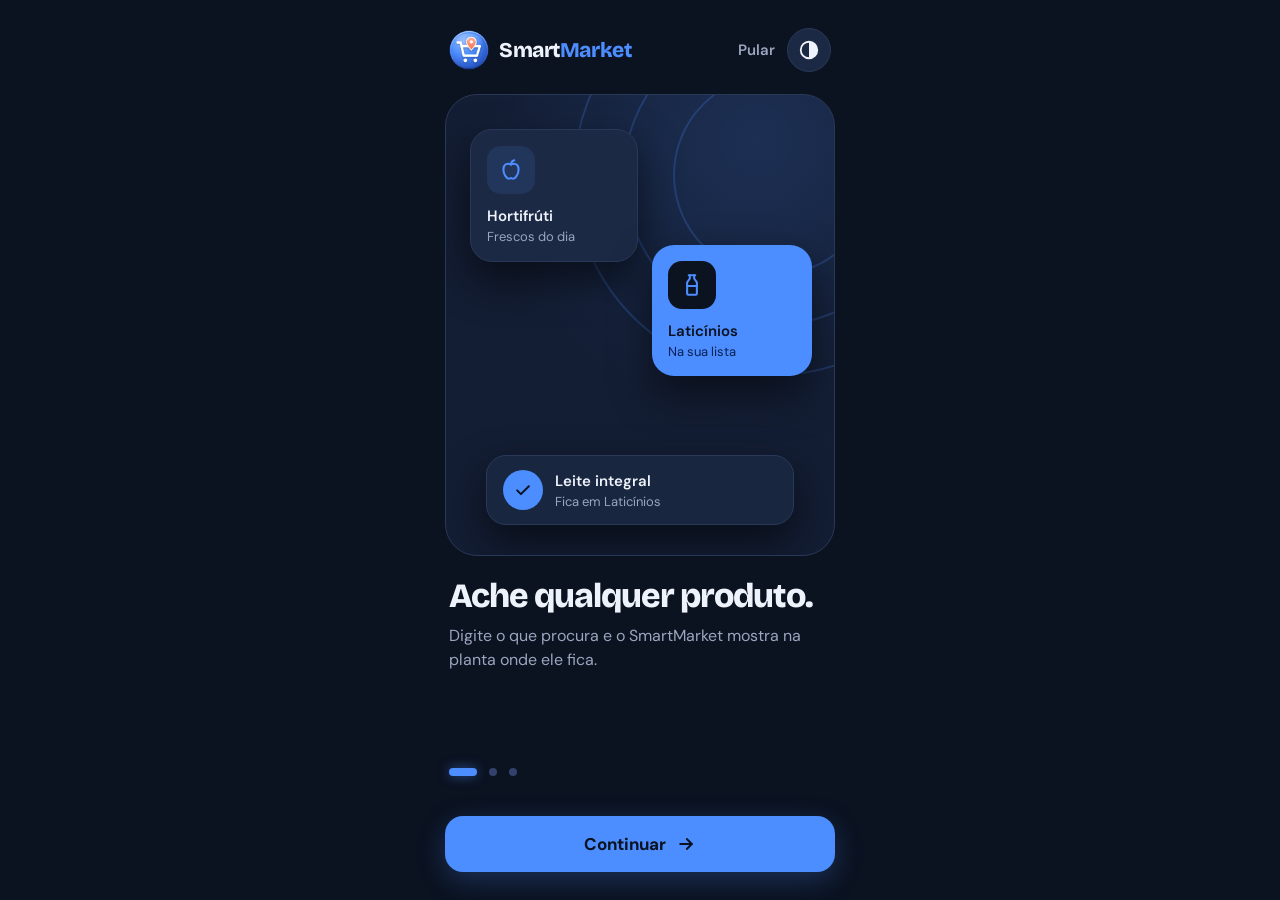
<file: index.html>
<!DOCTYPE html>
<html lang="pt-BR">

<head>
  <meta charset="UTF-8">
  <script>
    try {
      if (!localStorage.getItem('smartmarket-boas-vindas')) location.replace('boas-vindas.html')
    } catch (e) { }
  </script>
  <meta name="viewport" content="width=device-width, initial-scale=1, viewport-fit=cover">
  <meta name="theme-color" content="#0B1220">
  <meta name="description" content="Encontre qualquer produto e veja na planta onde ele fica no mercado.">
  <title>Smartmarket</title>
  <link rel="preconnect" href="https://fonts.googleapis.com">
  <link rel="preconnect" href="https://fonts.gstatic.com" crossorigin>
  <link rel="stylesheet"
    href="https://fonts.googleapis.com/css2?family=Bricolage+Grotesque:wght@600;800&family=Inter:wght@500;600;700&display=swap">
  <link rel="stylesheet" href="css/style.css">
  <link rel="stylesheet" href="css/mapa.css">
  <link rel="manifest" href="offline/manifest.webmanifest">
  <link rel="icon" href="offline/icone-192.png" type="image/png">
  <link rel="apple-touch-icon" href="offline/icone-apple-180.png">
  <script src="js/contraste.js"></script>
</head>

<body class="pagina-mapa">
  <header class="topo">
    <div class="topo-int">
      <div class="marca">
        <img class="busca-logo" src="img/logo-smartmarket.webp" alt="" width="40" height="40">
        SmartMarket
        <div id="lugar-contraste" class="lugar-contraste"></div>
      </div>
      <label class="busca">
        <svg viewBox="0 0 24 24" aria-hidden="true">
          <circle cx="11" cy="11" r="7" />
          <path d="m20 20-4-4" />
        </svg>
        <input id="busca-mapa" type="search" placeholder="O que você procura?" autocomplete="off" enterkeyhint="search"
          aria-label="Procurar produto na planta">
        <button id="limpar-mapa" class="limpar-busca" type="button" aria-label="Limpar pesquisa" hidden>×</button>
      </label>
    </div>
  </header>

  <main>
    <section id="atalhos" class="atalhos" aria-label="Atalhos de categorias"></section>

    <div class="mapa-cabecalho">
      <div>
        <h1 class="mapa-titulo">Planta da loja</h1>
        <p class="mapa-dica">Toque numa área para ver o que tem nela.<span class="so-celular"> Arraste a planta para os lados.</span></p>
      </div>
      <div class="mapa-controles" role="group" aria-label="Zoom da planta">
        <button type="button" id="zoom-menos" aria-label="Diminuir zoom">−</button>
        <button type="button" id="zoom-ajustar" aria-label="Ajustar planta à tela">
          <svg viewBox="0 0 24 24" aria-hidden="true">
            <path d="M4 9V4h5M20 9V4h-5M4 15v5h5M20 15v5h-5" />
          </svg>
        </button>
        <button type="button" id="zoom-mais" aria-label="Aumentar zoom">+</button>
      </div>
    </div>

    <div class="mapa-filtros">
      <button type="button" id="ver-lista" class="chip" aria-pressed="true">
        <span class="chip-ponto" aria-hidden="true"></span> Minha lista <b id="qtd-lista">0</b>
      </button>
      <span id="aviso-mapa" class="aviso-mapa" aria-live="polite"></span>
    </div>

    <div id="planta-wrap" class="planta-wrap">
      <svg id="planta" viewBox="60 5 800 560" role="img" aria-label="Planta do mercado"></svg>
    </div>

    <section id="painel" class="painel" aria-live="polite"></section>
  </main>

  <nav class="tabbar" aria-label="Principal">
    <a href="boas-vindas.html">
      <svg viewBox="0 0 24 24" aria-hidden="true">
        <path d="M3 10.5 12 3l9 7.5M5 9v11h5v-6h4v6h5V9" />
      </svg>Início
    </a>
    <div aria-current="page">
      <svg viewBox="0 0 24 24" aria-hidden="true">
        <path d="M9 4 3 6v14l6-2 6 2 6-2V4l-6 2-6-2ZM9 4v14M15 6v14" />
      </svg>Mapa
    </div>
    <a href="lista.html">
      <svg viewBox="0 0 24 24" aria-hidden="true">
        <path d="M9 6h11M9 12h11M9 18h11M4 6h.01M4 12h.01M4 18h.01" />
      </svg>Lista <span id="badge" hidden></span>
    </a>
  </nav>

  <script src="js/data.js"></script>
  <script src="js/comum.js"></script>
  <script src="js/mapa.js"></script>
  <script>
    if ("serviceWorker" in navigator) navigator.serviceWorker.register("sw.js");
  </script>
</body>

</html>
</file>
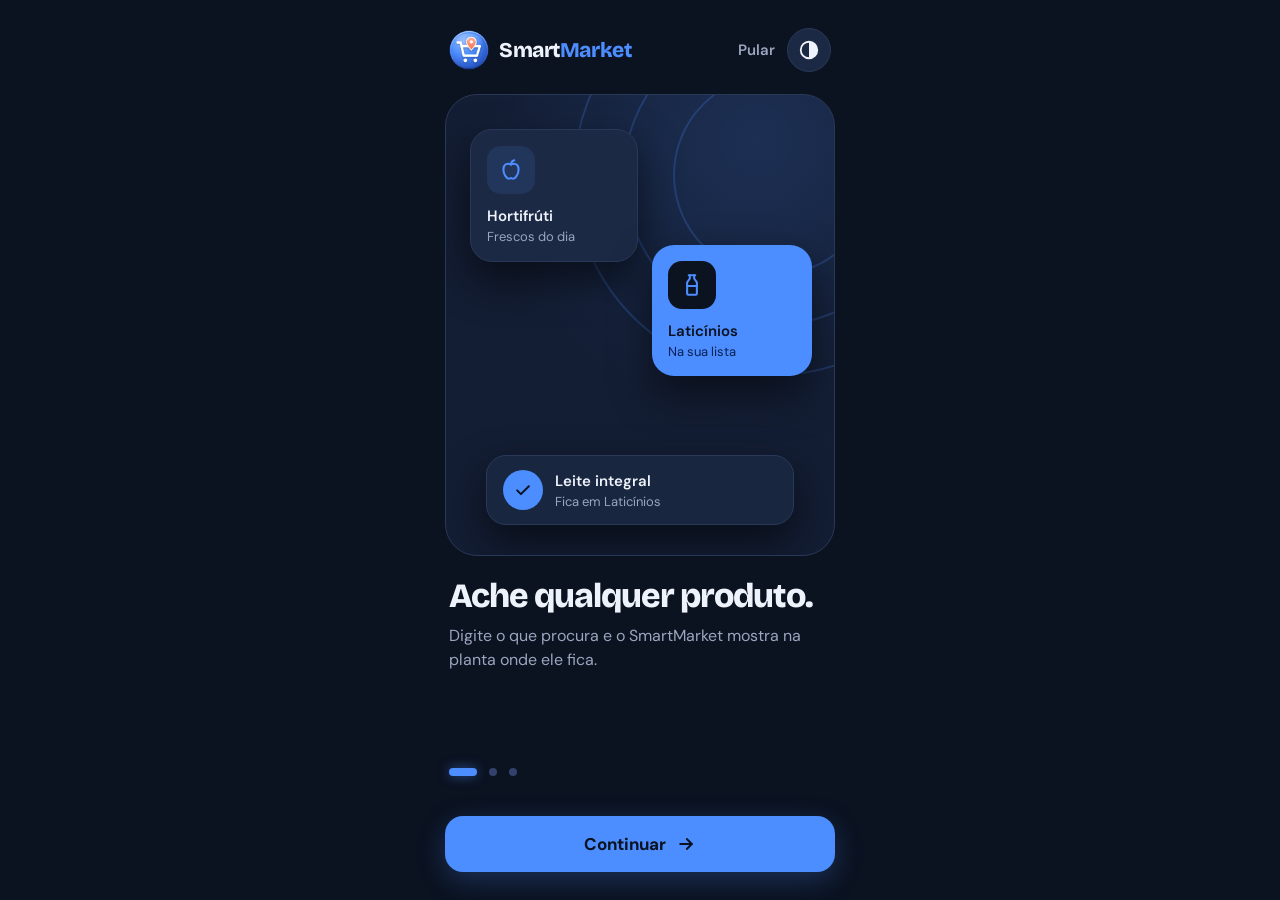
<file: boas-vindas.html>
<!DOCTYPE html>
<html lang="pt-BR">

<head>
  <meta charset="UTF-8">
  <meta name="viewport" content="width=device-width, initial-scale=1, viewport-fit=cover">
  <meta name="theme-color" content="#0B1220">
  <title>Bem-vindo ao SmartMarket</title>
  <link rel="preconnect" href="https://fonts.googleapis.com">
  <link rel="preconnect" href="https://fonts.gstatic.com" crossorigin>
  <link rel="stylesheet"
    href="https://fonts.googleapis.com/css2?family=Bricolage+Grotesque:opsz,wght@12..96,700;12..96,800&family=DM+Sans:wght@400;500;600&display=swap">
  <link rel="stylesheet" href="css/boas-vindas.css">
  <link rel="manifest" href="offline/manifest.webmanifest">
  <link rel="icon" href="offline/icone-192.png" type="image/png">
  <link rel="apple-touch-icon" href="offline/icone-apple-180.png">
  <script src="js/contraste.js"></script>
</head>

<body class="bv">
  <main class="bv-tela">

    <header class="bv-topo">
      <div class="bv-logo">
        <img class="busca-logo" src="img/logo-smartmarket.webp" alt="" width="40" height="40">
        <span class="bv-logo-texto">Smart<span>Market</span></span>
      </div>
      <div id="lugar-contraste" style="display: flex; align-items: center; gap: 6px">
        <a href="index.html" class="bv-pular">Pular</a>
      </div>
    </header>

    <section class="bv-ilustracao" aria-hidden="true">
      <svg class="bv-circulos" width="420" height="420" viewBox="0 0 420 420" fill="none">
        <circle cx="210" cy="210" r="200" stroke="currentColor" stroke-width="2"></circle>
        <circle cx="210" cy="210" r="150" stroke="currentColor" stroke-width="2"></circle>
        <circle cx="210" cy="210" r="100" stroke="currentColor" stroke-width="2"></circle>
      </svg>

      <div class="bv-cartao bv-cartao--horti">
        <span class="bv-cartao-icone">
          <svg width="26" height="26" viewBox="0 0 24 24" fill="none" stroke="currentColor" stroke-width="1.9"
            stroke-linecap="round" stroke-linejoin="round">
            <path
              d="M12 7c-2.5-1.6-7-1-7 4.5C5 16 8 20 10 20c1 0 1.3-.5 2-.5s1 .5 2 .5c2 0 5-4 5-8.5C19 6 14.5 5.4 12 7Z">
            </path>
            <path d="M12 7c0-2 1-3.5 3-4"></path>
          </svg>
        </span>
        <strong>Hortifrúti</strong>
        <small>Frescos do dia</small>
      </div>

      <div class="bv-cartao bv-cartao--lati">
        <span class="bv-cartao-icone">
          <svg width="26" height="26" viewBox="0 0 24 24" fill="none" stroke="currentColor" stroke-width="1.9"
            stroke-linecap="round" stroke-linejoin="round">
            <path d="M9 3h6"></path>
            <path d="M10 3v3l-2.5 3.5V20a1 1 0 0 0 1 1h7a1 1 0 0 0 1-1V9.5L14 6V3"></path>
            <path d="M7.5 13h9"></path>
          </svg>
        </span>
        <strong>Laticínios</strong>
        <small>Na sua lista</small>
      </div>

      <div class="bv-aviso">
        <span class="bv-aviso-icone">
          <svg width="20" height="20" viewBox="0 0 24 24" fill="none" stroke="currentColor" stroke-width="2.4"
            stroke-linecap="round" stroke-linejoin="round">
            <path d="m5 12.5 4.5 4.5L19 7.5"></path>
          </svg>
        </span>
        <div>
          <strong>Leite integral</strong>
          <small>Fica em Laticínios</small>
        </div>
      </div>
    </section>

    <section class="bv-texto" aria-live="polite">
      <h1 id="bv-titulo">Ache qualquer produto.</h1>
      <p id="bv-descricao">Digite o que procura e o SmartMarket mostra na planta onde ele fica.</p>
    </section>

    <nav class="bv-pontos" aria-label="Telas de apresentação">
      <button type="button" class="bv-ponto ativo" aria-label="Ir para a tela 1 de 3"
        aria-current="true"><span></span></button>
      <button type="button" class="bv-ponto" aria-label="Ir para a tela 2 de 3"><span></span></button>
      <button type="button" class="bv-ponto" aria-label="Ir para a tela 3 de 3"><span></span></button>
    </nav>

    <footer class="bv-acoes">
      <button type="button" id="bv-continuar" class="bv-botao">
        <span id="bv-botao-texto">Continuar</span>
        <svg width="20" height="20" viewBox="0 0 24 24" fill="none" stroke="currentColor" stroke-width="2.2"
          stroke-linecap="round" stroke-linejoin="round" aria-hidden="true">
          <path d="M5 12h14"></path>
          <path d="m13 6 6 6-6 6"></path>
        </svg>
      </button>
    </footer>

  </main>

  <script src="js/boas-vindas.js"></script>
  <script>
    if ("serviceWorker" in navigator) navigator.serviceWorker.register("sw.js");
  </script>
</body>

</html>
</file>
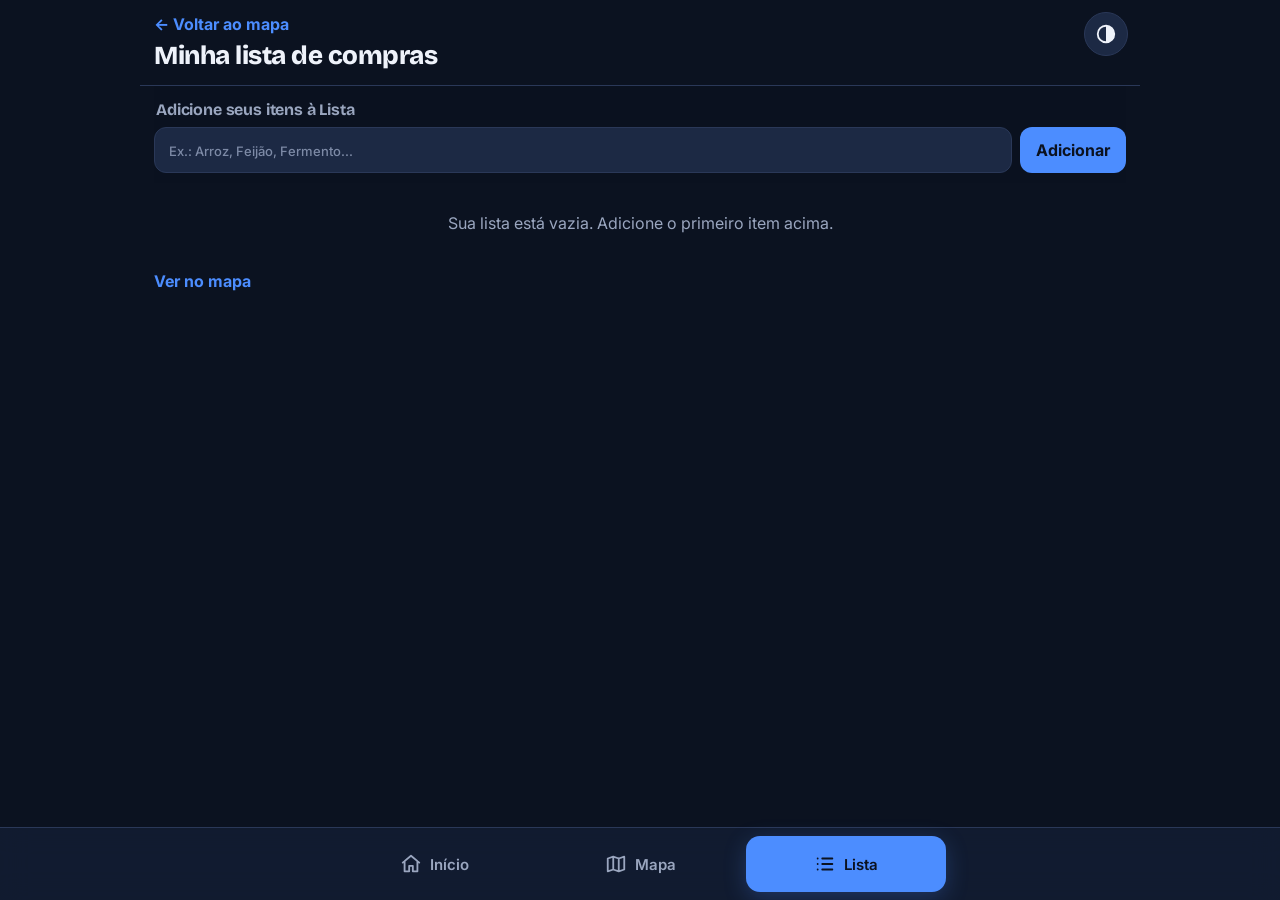
<file: lista.html>
<!DOCTYPE html>
<html lang="pt-BR">
<head>
  <meta charset="UTF-8">
  <meta name="viewport" content="width=device-width, initial-scale=1, viewport-fit=cover">
  <title>Lista de compras | Smartmarket</title>
  <meta name="theme-color" content="#0B1220">
  <link rel="preconnect" href="https://fonts.googleapis.com">
  <link rel="preconnect" href="https://fonts.gstatic.com" crossorigin>
  <link rel="stylesheet" href="https://fonts.googleapis.com/css2?family=Bricolage+Grotesque:wght@600;800&family=Inter:wght@500;600;700&display=swap">
  <link rel="stylesheet" href="css/lista.css">
  <link rel="manifest" href="offline/manifest.webmanifest">
  <link rel="icon" href="offline/icone-192.png" type="image/png">
  <link rel="apple-touch-icon" href="offline/icone-apple-180.png">
  <script src="js/contraste.js"></script>
</head>
<body>
  <header class="topo-lista">
    <a href="index.html" class="voltar">← Voltar ao mapa</a>
    <h1>Minha lista de compras</h1>
    <div id="lugar-contraste" class="lugar-contraste"></div>
  </header>

  <main class="conteudo-lista">
    <div class="painel-topo">
      <h3>Adicione seus itens à Lista</h3>
      <form id="form-item" class="form-item" autocomplete="off">
        <input id="novo-item" type="text"
          placeholder="Ex.: Arroz, Feijão, Fermento..."
          aria-label="Novo item da lista">
        <button type="submit">Adicionar</button>
      </form>
      <div id="resumo-total" class="resumo-total" aria-live="polite" hidden></div>
      <div id="filtros" class="filtros"></div>
    </div>

    <ul id="resultado-lista" class="lista-tarefas"></ul>

    <div id="acoes-lista" class="acoes-lista" hidden>
      <button type="button" id="btn-limpar-comprados" class="link-botao">Limpar comprados</button>
      <button type="button" id="btn-limpar" class="link-botao perigo">Limpar tudo</button>
    </div>

    <a href="index.html" class="ver-mapa">Ver no mapa</a>
    <dialog id="confirmar-limpar" class="modal" aria-labelledby="modal-titulo" aria-describedby="modal-texto">
      <form method="dialog">
        <span class="modal-icone" aria-hidden="true">
          <svg viewBox="0 0 24 24"><path d="M4 7h16M10 11v6M14 11v6M6 7l1 12a2 2 0 0 0 2 2h6a2 2 0 0 0 2-2l1-12M9 7V4h6v3"/></svg>
        </span>
        <h2 id="modal-titulo">Apagar a lista inteira?</h2>
        <p id="modal-texto"></p>
        <div class="modal-botoes">
          <button type="submit" value="cancelar" class="modal-cancelar" autofocus>Cancelar</button>
          <button type="submit" value="apagar" class="modal-apagar">Apagar tudo</button>
        </div>
      </form>
    </dialog>

    <p id="aviso-form" class="aviso-form" role="status" aria-live="polite"></p>
  </main>

  <nav class="tabbar" aria-label="Principal">
    <a href="boas-vindas.html">
      <svg viewBox="0 0 24 24" aria-hidden="true"><path d="M3 10.5 12 3l9 7.5M5 9v11h5v-6h4v6h5V9"/></svg>Início
    </a>
    <a href="index.html">
      <svg viewBox="0 0 24 24" aria-hidden="true"><path d="M9 4 3 6v14l6-2 6 2 6-2V4l-6 2-6-2ZM9 4v14M15 6v14"/></svg>Mapa
    </a>
    <div aria-current="page">
      <svg viewBox="0 0 24 24" aria-hidden="true"><path d="M9 6h11M9 12h11M9 18h11M4 6h.01M4 12h.01M4 18h.01"/></svg>Lista <span id="badge" hidden></span>
    </div>
  </nav>

  <script src="js/data.js"></script>
  <script src="js/comum.js"></script>
  <script src="js/lista.js"></script>
  <script>
    if ("serviceWorker" in navigator) navigator.serviceWorker.register("sw.js");
  </script>
</body>
</html>
</file>
<file: css/style.css>
:root {
  color-scheme: dark;

  --fundo: #0B1220;
  --superficie: #131D33;
  --superficie-2: #1C2944;
  --borda: #2A3858;
  --texto: #EEF2FA;
  --texto-suave: #9AA6BF;
  --destaque: #4C8DFF;
  --destaque-forte: #6BA1FF;
  --sobre-destaque: #0B1220;
  --alerta: #FF6B4A;

  --papel: var(--fundo);
  --verde-mercado: var(--superficie);
  --verde-mercado-escuro: var(--superficie-2);
  --amarelo-etiqueta: var(--destaque);
  --grafite: var(--texto);
  --laranja-sinal: var(--alerta);
  --cinza-borda: var(--borda);

  --fonte-titulo: 'Bricolage Grotesque', 'Inter', system-ui, sans-serif;
  --fonte: 'Inter', system-ui, sans-serif
}

* {
  margin: 0;
  padding: 0;
  box-sizing: border-box
}

[hidden] {
  display: none !important
}

html {
  -webkit-text-size-adjust: 100%;
  text-size-adjust: 100%;
  background: var(--fundo);
  -webkit-tap-highlight-color: transparent
}

body {
  background: var(--fundo);
  color: var(--texto);
  font-family: var(--fonte);
  min-height: 100dvh;
  padding-bottom: calc(96px + env(safe-area-inset-bottom));
  display: flex;
  flex-direction: column;
  align-items: center;
  -webkit-font-smoothing: antialiased
}

::selection {
  background: var(--destaque);
  color: var(--sobre-destaque)
}

.tabbar {
  position: fixed;
  left: 0;
  right: 0;
  bottom: 0;
  z-index: 50;
  display: flex;
  justify-content: center;
  gap: 6px;
  padding: 8px 12px calc(8px + env(safe-area-inset-bottom));
  background: rgba(19, 29, 51, 0.88);
  border-top: 1px solid var(--borda);
  backdrop-filter: blur(14px);
  -webkit-backdrop-filter: blur(14px)
}

.tabbar a, .tabbar div {
  position: relative;
  flex: 1;
  max-width: 200px;
  display: flex;
  flex-direction: column;
  align-items: center;
  justify-content: center;
  gap: 4px;
  min-height: 56px;
  padding: 8px 6px;
  border-radius: 14px;
  color: var(--texto-suave);
  text-decoration: none;
  font-weight: 600;
  font-size: 13px;
  transition: color .2s ease, background .2s ease
}

@media (hover: hover) {
  .tabbar a:hover {
    color: var(--texto);
    background: var(--superficie-2)
  }
}

.tabbar a[aria-current="page"], .tabbar div[aria-current="page"] {
  background: var(--destaque);
  color: var(--sobre-destaque);
  box-shadow: 0 6px 22px rgba(76, 141, 255, 0.25)
}

.tabbar a:focus-visible {
  outline: 3px solid var(--destaque);
  outline-offset: 2px
}

.tabbar svg {
  width: 22px;
  height: 22px;
  fill: none;
  stroke: currentColor;
  stroke-width: 2;
  stroke-linecap: round;
  stroke-linejoin: round
}

@media (min-width: 600px) {
  .tabbar a, .tabbar div {
    flex-direction: row;
    gap: 8px;
    font-size: 15px
  }
}

#badge {
  position: absolute;
  top: 4px;
  left: calc(50% + 6px);
  min-width: 20px;
  padding: 1px 6px;
  border-radius: 999px;
  background: var(--alerta);
  color: #fff;
  font-size: 11px;
  font-weight: 700;
  text-align: center;
  line-height: 18px
}

@media (min-width: 600px) {
  #badge {
    position: static
  }
}

@media (prefers-reduced-motion:reduce) {
  * {
    transition: none !important;
    scroll-behavior: auto !important
  }
}

.topo {
  width: 100%;
  position: sticky;
  top: 0;
  z-index: 20;
  background: rgba(11, 18, 32, 0.86);
  border-bottom: 1px solid var(--borda);
  backdrop-filter: blur(14px);
  -webkit-backdrop-filter: blur(14px);
  color: var(--texto);
  padding: calc(12px + env(safe-area-inset-top)) 14px 14px
}

.topo-int {
  max-width: 560px;
  margin: 0 auto
}

.marca {
  display: flex;
  align-items: center;
  gap: 8px;
  margin-bottom: 12px;
  font: 800 22px var(--fonte-titulo);
  letter-spacing: -.02em
}

.marca > svg {
  width: 26px;
  height: 26px;
  stroke: var(--destaque);
  fill: none;
  stroke-width: 2;
  stroke-linecap: round;
  stroke-linejoin: round
}

.busca {
  display: flex;
  align-items: center;
  gap: 10px;
  height: 52px;
  padding: 0 6px 0 14px;
  background: var(--superficie-2);
  border: 1px solid var(--borda);
  border-radius: 14px;
  box-shadow: 0 0 0 3px transparent;
  transition: box-shadow .15s, border-color .15s
}

.busca:focus-within {
  border-color: var(--destaque);
  box-shadow: 0 0 0 3px rgba(76, 141, 255, .25)
}

.busca>svg {
  width: 20px;
  height: 20px;
  flex: none;
  stroke: var(--texto-suave);
  fill: none;
  stroke-width: 2.2;
  stroke-linecap: round
}

.busca:focus-within>svg {
  stroke: var(--destaque)
}

.busca-logo {
  width: 38px;
  height: 38px;
  flex: none;
  display: grid;
  place-items: center;
  border-radius: 50%;
  background: radial-gradient(circle at 30% 25%, var(--destaque-forte), var(--destaque) 70%);
  box-shadow: inset 0 0 0 2px rgba(255, 255, 255, .18), 0 2px 8px rgba(76, 141, 255, .35)
}

.busca-logo svg {
  width: 22px;
  height: 22px;
  fill: none;
  stroke: var(--sobre-destaque);
  stroke-width: 2.4;
  stroke-linecap: round;
  stroke-linejoin: round
}

.busca-logo .pino {
  fill: var(--sobre-destaque);
  stroke: none
}

html.alto-contraste .busca-logo {
  background: var(--destaque);
  border: 2px solid #FFF
}

main {
  width: 100%;
  max-width: 560px;
  padding: 16px 14px 0
}

.atalhos {
  display: flex;
  gap: 8px;
  overflow-x: auto;
  padding-bottom: 16px;
  scrollbar-width: none
}

.atalhos button {
  flex: none;
  padding: 10px 16px;
  border: 1px solid var(--borda);
  border-radius: 999px;
  background: var(--superficie);
  color: var(--texto);
  font: 600 14px var(--fonte);
  cursor: pointer;
  transition: border-color .15s, color .15s, background .15s
}

@media (hover: hover) {
  .atalhos button:hover {
    border-color: var(--destaque);
    color: var(--destaque)
  }
}

@media (max-width: 360px) {
  .marca { font-size: 20px }
  .atalhos button { padding: 9px 13px; font-size: 13px }
}

#resultados {
  display: flex;
  flex-direction: column;
  gap: 14px;
  margin-bottom: 24px;
  scroll-margin-top: 140px
}

#resultados:empty {
  display: none
}

.info-busca {
  font-size: 13px;
  color: var(--texto-suave)
}

.vazio {
  padding: 24px 12px;
  text-align: center;
  color: var(--texto-suave);
  line-height: 1.5
}

.grupo {
  background: var(--superficie);
  border: 1px solid var(--borda);
  border-radius: 16px;
  overflow: hidden
}

.placa {
  display: flex;
  align-items: stretch;
  width: 100%;
  border: 0;
  background: var(--destaque);
  color: var(--sobre-destaque);
  text-align: left;
  font: inherit;
  cursor: pointer
}

.placa-num {
  display: grid;
  place-items: center;
  min-width: 64px;
  background: var(--sobre-destaque);
  color: var(--destaque);
  font: 800 30px var(--fonte-titulo)
}

.placa-txt {
  flex: 1;
  display: flex;
  flex-direction: column;
  justify-content: center;
  padding: 10px 12px
}

.placa-txt b {
  font: 800 17px var(--fonte-titulo)
}

.placa-txt small {
  font-size: 12px;
  font-weight: 600
}

.placa-mapa {
  align-self: center;
  padding: 0 12px;
  font-size: 12px;
  font-weight: 700;
  text-decoration: underline
}

.grupo ul {
  list-style: none
}

.grupo li {
  display: flex;
  align-items: center;
  gap: 10px;
  padding: 10px 10px 10px 14px;
  border-top: 1px solid var(--borda)
}

.grupo li:first-child {
  border-top: 0
}

.nome {
  flex: 1;
  font-size: 15px;
  font-weight: 600;
  line-height: 1.3
}

.preco {
  font-size: 14px;
  font-weight: 700;
  color: var(--destaque);
  white-space: nowrap
}

.add {
  flex: none;
  width: 44px;
  height: 44px;
  border: 1px solid var(--borda);
  border-radius: 12px;
  background: var(--superficie-2);
  color: var(--destaque);
  font-size: 24px;
  line-height: 1;
  cursor: pointer;
  transition: background .15s, color .15s, border-color .15s
}

.add:hover {
  border-color: var(--destaque)
}

.add[aria-pressed="true"] {
  background: var(--destaque);
  border-color: var(--destaque);
  color: var(--sobre-destaque)
}

.placa:focus-visible,
.add:focus-visible,
.atalhos button:focus-visible {
  outline: 3px solid var(--destaque);
  outline-offset: 2px
}

.mapa-titulo {
  font: 800 20px var(--fonte-titulo);
  letter-spacing: -.01em;
  color: var(--texto)
}

.mapa-dica {
  margin: 4px 0 12px;
  font-size: 13px;
  color: var(--texto-suave)
}

.botao-contraste {
  position: fixed;
  top: calc(10px + env(safe-area-inset-top));
  right: 12px;
  z-index: 60;
  width: 44px;
  height: 44px;
  display: grid;
  place-items: center;
  padding: 0;
  border: 1px solid var(--borda, #2A3858);
  border-radius: 50%;
  background: var(--superficie-2, #1C2944);
  color: var(--texto, #EEF2FA);
  cursor: pointer;
  transition: background .15s, color .15s, border-color .15s
}

.botao-contraste:hover {
  border-color: var(--destaque, #4C8DFF)
}

.botao-contraste[aria-pressed="true"] {
  background: var(--destaque, #4C8DFF);
  border-color: var(--destaque, #4C8DFF);
  color: var(--sobre-destaque, #0B1220)
}

.botao-contraste:focus-visible {
  outline: 3px solid var(--destaque, #4C8DFF);
  outline-offset: 3px
}

.botao-contraste--no-lugar {
  position: static
}

html.alto-contraste {
  --fundo: #000;
  --superficie: #000;
  --superficie-2: #000;
  --borda: #FFF;
  --texto: #FFF;
  --texto-suave: #FFF;
  --destaque: #FFE600;
  --destaque-forte: #FFE600;
  --sobre-destaque: #000;
  --alerta: #FF8A8A;

  --azul: #8FC1FF;
  --vermelho: #FF9C9C;
  --verde: #7DFFAA;
  --neutro: #FFE600;

  --bv-fundo: #000;
  --bv-superficie: #000;
  --bv-superficie-2: #000;
  --bv-borda: #FFF;
  --bv-texto: #FFF;
  --bv-texto-suave: #FFF;
  --bv-destaque: #FFE600;
  --bv-destaque-forte: #FFE600;
  --bv-sobre-destaque: #000;
  --bv-inativo: #FFF;
  --bv-sombra: none
}

html.alto-contraste *,
html.alto-contraste *::before,
html.alto-contraste *::after {
  box-shadow: none !important;
  text-shadow: none !important;
  backdrop-filter: none !important;
  -webkit-backdrop-filter: none !important;
  animation: none !important
}

html.alto-contraste .topo,
html.alto-contraste .tabbar,
html.alto-contraste .painel-topo {
  background: #000
}

html.alto-contraste .topo,
html.alto-contraste .topo-lista {
  border-bottom: 2px solid #FFF
}

html.alto-contraste .tabbar {
  border-top: 2px solid #FFF
}

html.alto-contraste .busca,
html.alto-contraste .grupo,
html.alto-contraste .atalhos button,
html.alto-contraste .add,
html.alto-contraste .tarefa,
html.alto-contraste .tarefa-local,
html.alto-contraste .form-item input,
html.alto-contraste .botao-contraste,
html.alto-contraste .bv-ilustracao,
html.alto-contraste .bv-cartao,
html.alto-contraste .bv-aviso {
  border: 2px solid #FFF
}

html.alto-contraste .tarefa.status-pendente { border-left: 6px solid var(--azul) }
html.alto-contraste .tarefa.status-indisponivel { border-left: 6px solid var(--vermelho) }
html.alto-contraste .tarefa.status-comprado { border-left: 6px solid var(--verde) }

html.alto-contraste #busca-mapa::placeholder,
html.alto-contraste .form-item input::placeholder {
  color: #D0D0D0
}

html.alto-contraste .tarefa.status-comprado .tarefa-nome {
  opacity: 1
}

html.alto-contraste a {
  text-decoration: underline
}

html.alto-contraste .tabbar a,
html.alto-contraste .bv-botao {
  text-decoration: none
}

html.alto-contraste .tabbar a {
  border: 2px solid transparent
}

html.alto-contraste .tabbar a:hover {
  border-color: #FFF
}

html.alto-contraste :focus-visible {
  outline: 4px solid #FFE600 !important;
  outline-offset: 3px !important
}

html.alto-contraste .bv-ilustracao {
  background: #000
}

html.alto-contraste .bv-circulos {
  opacity: .5
}

html.alto-contraste .bv-cartao--lati small {
  color: #000
}

html.alto-contraste .bv-aviso {
  background: #000
}
@media (max-width: 380px) {
  .topo { padding-left: 12px; padding-right: 12px }
  main { padding-left: 12px; padding-right: 12px }
  .placa-num { min-width: 50px; font-size: 24px }
  .placa-txt { padding: 8px 10px }
  .placa-txt b { font-size: 16px }
  .placa-txt small { font-size: 11px }
  .placa-mapa { padding: 0 10px; font-size: 11px }
  .grupo li { gap: 8px; padding: 8px 8px 8px 12px }
  .nome { font-size: 14px }
  .preco { font-size: 13px }
  .add { width: 40px; height: 40px; font-size: 22px }
  .tabbar { gap: 2px; padding-left: 6px; padding-right: 6px }
  .tabbar a, .tabbar div { font-size: 12px; padding: 6px 2px }
}

.marca .lugar-contraste {
  margin-left: auto;
  display: flex
}
</file>
<file: css/mapa.css>
body.pagina-mapa main,
body.pagina-mapa .topo-int {
  max-width: 1000px
}

#busca-mapa {
  -webkit-appearance: none;
  appearance: none;
  flex: 1;
  min-width: 0;
  border: 0;
  outline: 0;
  background: transparent;
  font: 600 17px var(--fonte);
  color: var(--texto)
}

#busca-mapa::placeholder {
  color: #7D8AA6;
  font-weight: 500
}

#busca-mapa::-webkit-search-cancel-button {
  display: none
}

.selo[hidden] {
  display: none
}

.limpar-busca {
  width: 40px;
  height: 40px;
  flex: none;
  border: 0;
  border-radius: 10px;
  background: transparent;
  font-size: 24px;
  color: var(--texto-suave);
  cursor: pointer
}

.limpar-busca:hover {
  background: var(--superficie);
  color: var(--texto)
}

.mapa-cabecalho {
  display: flex;
  align-items: flex-end;
  justify-content: space-between;
  gap: 12px;
  margin-bottom: 12px
}

.mapa-cabecalho .mapa-titulo {
  margin-top: 0
}

.mapa-controles {
  display: flex;
  gap: 6px;
  flex: none
}

.mapa-controles button {
  width: 42px;
  height: 42px;
  display: grid;
  place-items: center;
  border: 1px solid var(--borda);
  border-radius: 12px;
  background: var(--superficie);
  color: var(--texto);
  font: 700 20px var(--fonte);
  cursor: pointer;
  transition: border-color .15s, color .15s
}

.mapa-controles button:hover:not(:disabled) {
  border-color: var(--destaque);
  color: var(--destaque)
}

.mapa-controles button:disabled {
  opacity: .4;
  cursor: default
}

.mapa-controles svg {
  width: 20px;
  height: 20px;
  fill: none;
  stroke: currentColor;
  stroke-width: 2.2;
  stroke-linecap: round;
  stroke-linejoin: round
}

.mapa-filtros {
  display: flex;
  align-items: center;
  flex-wrap: wrap;
  gap: 8px 12px;
  margin-bottom: 12px
}

.chip {
  display: inline-flex;
  align-items: center;
  gap: 8px;
  padding: 9px 14px;
  border: 1px solid var(--borda);
  border-radius: 999px;
  background: var(--superficie);
  color: var(--texto-suave);
  font: 600 14px var(--fonte);
  cursor: pointer;
  transition: border-color .15s, color .15s, background .15s
}

.chip b {
  min-width: 22px;
  padding: 1px 7px;
  border-radius: 999px;
  background: var(--superficie-2);
  color: var(--texto);
  font-size: 12px;
  text-align: center
}

.chip-ponto {
  width: 10px;
  height: 10px;
  border-radius: 50%;
  border: 2px solid var(--texto-suave)
}

.chip[aria-pressed="true"] {
  border-color: var(--destaque);
  color: var(--texto)
}

.chip[aria-pressed="true"] .chip-ponto {
  border-color: var(--destaque);
  background: var(--destaque)
}

.chip:focus-visible,
.mapa-controles button:focus-visible,
.painel-fechar:focus-visible {
  outline: 3px solid var(--destaque);
  outline-offset: 2px
}

.aviso-mapa {
  color: var(--destaque-forte);
  font-size: 14px;
  font-weight: 600
}

.planta-wrap {
  overflow-x: auto;
  overflow-y: hidden;
  border: 1px solid var(--borda);
  border-radius: 18px;
  background: #0D1526;
  scrollbar-width: thin;
  -webkit-overflow-scrolling: touch;
  overscroll-behavior-x: contain;
  touch-action: pan-x pan-y
}

#planta {
  display: block;
  width: 820px;
  height: auto;
  font-family: var(--fonte);
  user-select: none;
  -webkit-user-select: none
}

#planta text {
  text-anchor: middle;
  dominant-baseline: central;
  pointer-events: none
}

.piso {
  fill: #111B30;
  stroke: #C9D3E8;
  stroke-width: 5;
  stroke-linejoin: round
}

.servico rect {
  fill: #18223A;
  stroke: #33415F;
  stroke-width: 1.5;
  stroke-dasharray: 5 4
}

.servico text {
  fill: #8592AE;
  font-weight: 600
}

.entrada path {
  fill: none;
  stroke: #3DDC84;
  stroke-width: 4;
  stroke-linecap: round;
  stroke-linejoin: round
}

.entrada text {
  fill: #3DDC84;
  font-size: 10px;
  font-weight: 700;
  letter-spacing: .06em
}

.area {
  cursor: pointer;
  outline: none;
  transition: opacity .2s
}

.area rect,
.area path {
  fill: hsl(var(--h) var(--s) 30%);
  stroke: hsl(var(--h) var(--s) 52%);
  stroke-width: 1.5;
  transition: fill .15s, stroke .15s
}

.area > text {
  fill: #EEF2FA;
  font-weight: 600
}

@media (hover: hover) {
  .area:hover rect,
  .area:hover path {
    fill: hsl(var(--h) var(--s) 38%)
  }
}

.area:focus-visible rect,
.area:focus-visible path {
  stroke: var(--texto);
  stroke-width: 3
}

.area.na-lista rect,
.area.na-lista path {
  stroke: var(--destaque-forte);
  stroke-width: 2.5
}

#planta.buscando .area:not(.achada):not(.ativa) {
  opacity: .25
}

.area.achada rect,
.area.achada path {
  fill: hsl(var(--h) calc(var(--s) + 15%) 42%);
  stroke: #FFD166;
  stroke-width: 2.5
}

.area.ativa rect,
.area.ativa path {
  fill: hsl(var(--h) calc(var(--s) + 15%) 46%);
  stroke: #FFFFFF;
  stroke-width: 3.5
}

.selos {
  pointer-events: none
}

.selo circle {
  fill: var(--destaque);
  stroke: #0D1526;
  stroke-width: 2.5
}

.selo text {
  fill: var(--sobre-destaque);
  font-size: 11px;
  font-weight: 700
}

.selo[data-tipo="busca"] circle {
  fill: #FFD166
}

.painel {
  margin-top: 18px
}

.painel-topo-mapa {
  display: flex;
  align-items: center;
  justify-content: space-between;
  gap: 12px;
  margin-bottom: 12px
}

.painel-topo-mapa h2,
.painel-titulo {
  font: 800 22px var(--fonte-titulo);
  letter-spacing: -.01em;
  margin-bottom: 12px
}

.painel-topo-mapa h2 {
  margin-bottom: 0
}

.painel-fechar {
  width: 40px;
  height: 40px;
  flex: none;
  border: 1px solid var(--borda);
  border-radius: 12px;
  background: var(--superficie);
  color: var(--texto);
  font-size: 22px;
  cursor: pointer
}

.painel-dica {
  padding: 18px;
  border: 1px dashed var(--borda);
  border-radius: 16px;
  color: var(--texto-suave);
  text-align: center;
  line-height: 1.5
}

.painel .placa:not([data-ir]),
.painel .placa[data-ir=""] {
  cursor: default
}

.vazio-li {
  color: var(--texto-suave)
}

@media (max-width: 480px) {
  .mapa-cabecalho {
    align-items: center
  }

  .mapa-controles button {
    width: 38px;
    height: 38px
  }
}

html.alto-contraste .planta-wrap {
  background: #000;
  border: 2px solid #FFF
}

html.alto-contraste .piso { fill: #000; stroke: #FFF }
html.alto-contraste .servico rect {
  fill: #000;
  stroke: #FFF
}

html.alto-contraste .servico text { fill: #FFF }

html.alto-contraste .area rect,
html.alto-contraste .area path {
  fill: #000;
  stroke: #FFF;
  stroke-width: 2
}

html.alto-contraste .area.na-lista rect,
html.alto-contraste .area.na-lista path {
  stroke: #8FC1FF;
  stroke-width: 4
}

html.alto-contraste .area.achada rect,
html.alto-contraste .area.achada path,
html.alto-contraste .area.ativa rect,
html.alto-contraste .area.ativa path {
  fill: #FFE600;
  stroke: #FFE600
}

html.alto-contraste .area.achada > text,
html.alto-contraste .area.ativa > text {
  fill: #000
}

html.alto-contraste .selo circle { fill: #FFE600; stroke: #000 }
html.alto-contraste .selo text { fill: #000 }

html.alto-contraste .chip,
html.alto-contraste .mapa-controles button,
html.alto-contraste .painel-fechar {
  border: 2px solid #FFF
}

.so-celular { display: none }

@media (max-width: 600px) {
  .so-celular { display: inline }

  .planta-wrap {
    border-radius: 14px
  }

  .mapa-cabecalho .mapa-titulo { font-size: 22px }
  .mapa-dica { font-size: 13px }
  .painel-topo-mapa h2, .painel-titulo { font-size: 19px }
}

@media (max-width: 380px) {
  .mapa-controles { gap: 4px }
  .mapa-controles button { width: 36px; height: 36px; border-radius: 10px }
  .chip { padding: 8px 12px; font-size: 13px }
}

.ver-area {
  display: block;
  width: 100%;
  margin-top: 14px;
  padding: 14px;
  border: 1px dashed var(--borda);
  border-radius: 14px;
  background: transparent;
  color: var(--destaque-forte);
  font: 600 15px var(--fonte);
  cursor: pointer
}

.ver-area:hover {
  border-color: var(--destaque);
  background: var(--superficie)
}

.ver-area:focus-visible {
  outline: 3px solid var(--destaque);
  outline-offset: 2px
}

html.alto-contraste .ver-area { border: 2px dashed #FFF }

.corredores { display: none }
</file>
<file: css/boas-vindas.css>
:root {
  --bv-fundo: #0B1220;
  --bv-superficie: #131D33;
  --bv-superficie-2: #1C2944;
  --bv-borda: #2A3858;
  --bv-texto: #EEF2FA;
  --bv-texto-suave: #9AA6BF;
  --bv-destaque: #4C8DFF;
  --bv-destaque-forte: #6BA1FF;
  --bv-sobre-destaque: #0B1220;
  --bv-inativo: #33426A;
  --bv-sombra: 0 18px 40px rgba(0, 0, 0, 0.55);
}

* { box-sizing: border-box; }

body.bv {
  margin: 0;
  min-height: 100dvh;
  background: var(--bv-fundo);
  color: var(--bv-texto);
  font-family: 'DM Sans', system-ui, sans-serif;
  display: flex;
  justify-content: center;
  -webkit-font-smoothing: antialiased;
}

.bv-tela {
  width: 100%;
  max-width: 430px;
  min-height: 100dvh;
  padding: 20px 20px calc(28px + env(safe-area-inset-bottom));
  display: flex;
  flex-direction: column;
  gap: 22px;
}

.bv-topo {
  display: flex;
  align-items: center;
  justify-content: space-between;
  padding: 8px 4px 0;
}

.bv-logo { display: flex; align-items: center; gap: 10px; }

.bv-logo-icone {
  width: 36px; height: 36px;
  border-radius: 11px;
  background: var(--bv-destaque);
  color: var(--bv-sobre-destaque);
  display: flex; align-items: center; justify-content: center;
}

.bv-logo-texto {
  font-family: 'Bricolage Grotesque', sans-serif;
  font-weight: 800;
  font-size: 21px;
  letter-spacing: -0.02em;
}
.bv-logo-texto span { color: var(--bv-destaque); }

.bv a { color: var(--bv-texto-suave); }
.bv a:hover { color: var(--bv-texto); }

.bv-pular {
  font-size: 15px;
  font-weight: 600;
  text-decoration: none;
  padding: 12px 6px;
}

.bv-ilustracao {
  position: relative;
  flex: 1 1 auto;
  min-height: 340px;
  border-radius: 32px;
  background:
    radial-gradient(circle at 80% 10%, rgba(76, 141, 255, 0.16), transparent 55%),
    var(--bv-superficie);
  border: 1px solid var(--bv-borda);
  overflow: hidden;
}

.bv-circulos {
  position: absolute;
  right: -150px; top: -130px;
  color: var(--bv-destaque);
  opacity: 0.22;
}

.bv-cartao {
  position: absolute;
  padding: 16px;
  border-radius: 22px;
  box-shadow: var(--bv-sombra);
  display: flex;
  flex-direction: column;
  gap: 2px;
  animation: bv-flutuar 5s ease-in-out infinite;
}
.bv-cartao strong { font-weight: 600; font-size: 15px; margin-top: 10px; }
.bv-cartao small { font-size: 13px; color: var(--bv-texto-suave); }

.bv-cartao-icone {
  width: 48px; height: 48px;
  border-radius: 14px;
  display: flex; align-items: center; justify-content: center;
}

.bv-cartao--horti {
  left: 24px; top: 34px; width: 168px;
  background: var(--bv-superficie-2);
  border: 1px solid var(--bv-borda);
  --giro: -5deg;
}
.bv-cartao--horti .bv-cartao-icone {
  background: rgba(76, 141, 255, 0.12);
  color: var(--bv-destaque);
}

.bv-cartao--lati {
  right: 22px; top: 150px; width: 160px;
  background: var(--bv-destaque);
  color: var(--bv-sobre-destaque);
  --giro: 6deg;
  animation-delay: -2.5s;
}
.bv-cartao--lati .bv-cartao-icone { background: var(--bv-sobre-destaque); color: var(--bv-destaque); }
.bv-cartao--lati small { color: #0A2152; }

.bv-aviso {
  position: absolute;
  left: 40px; right: 40px; bottom: 30px;
  padding: 14px 16px;
  border-radius: 20px;
  background: rgba(28, 41, 68, 0.85);
  border: 1px solid var(--bv-borda);
  backdrop-filter: blur(10px);
  -webkit-backdrop-filter: blur(10px);
  box-shadow: var(--bv-sombra);
  display: flex; align-items: center; gap: 12px;
}
.bv-aviso div { display: flex; flex-direction: column; gap: 2px; min-width: 0; }
.bv-aviso strong { font-weight: 600; font-size: 15px; }
.bv-aviso small { font-size: 13px; color: var(--bv-texto-suave); }

.bv-aviso-icone {
  width: 40px; height: 40px;
  flex: 0 0 auto;
  border-radius: 50%;
  background: var(--bv-destaque);
  color: var(--bv-sobre-destaque);
  display: flex; align-items: center; justify-content: center;
}

@keyframes bv-flutuar {
  0%, 100% { transform: rotate(var(--giro)) translateY(0); }
  50% { transform: rotate(var(--giro)) translateY(-8px); }
}

.bv-texto {
  display: flex;
  flex-direction: column;
  gap: 10px;
  padding: 0 4px;
  min-height: 150px;
  transition: opacity .2s ease, transform .2s ease;
}
.bv-texto.trocando { opacity: 0; transform: translateY(6px); }

.bv-texto h1 {
  margin: 0;
  font-family: 'Bricolage Grotesque', sans-serif;
  font-weight: 800;
  font-size: 34px;
  line-height: 1.05;
  letter-spacing: -0.03em;
}
.bv-texto p {
  margin: 0;
  font-size: 16px;
  line-height: 1.5;
  color: var(--bv-texto-suave);
}

.bv-pontos { display: flex; align-items: center; gap: 4px; }

.bv-ponto {
  border: 0;
  background: transparent;
  padding: 18px 4px;
  cursor: pointer;
  display: flex;
  align-items: center;
}
.bv-ponto span {
  display: block;
  width: 8px; height: 8px;
  border-radius: 8px;
  background: var(--bv-inativo);
  transition: width .25s ease, background .25s ease;
}
.bv-ponto.ativo span {
  width: 28px;
  background: var(--bv-destaque);
  box-shadow: 0 0 12px rgba(76, 141, 255, 0.5);
}

.bv-acoes { display: flex; flex-direction: column; gap: 10px; }

.bv-botao {
  height: 56px;
  border: 0;
  border-radius: 18px;
  background: var(--bv-destaque);
  color: var(--bv-sobre-destaque);
  font-family: inherit;
  font-weight: 700;
  font-size: 17px;
  cursor: pointer;
  display: flex; align-items: center; justify-content: center; gap: 10px;
  box-shadow: 0 8px 28px rgba(76, 141, 255, 0.25);
  transition: background .2s ease, transform .1s ease, box-shadow .2s ease;
}
.bv-botao svg { color: var(--bv-sobre-destaque); }
.bv-botao:hover { background: var(--bv-destaque-forte); box-shadow: 0 10px 34px rgba(76, 141, 255, 0.35); }
.bv-botao:active { transform: scale(0.98); }

.bv-botao:focus-visible,
.bv-ponto:focus-visible,
.bv a:focus-visible {
  outline: 3px solid var(--bv-destaque);
  outline-offset: 3px;
  border-radius: 12px;
}

html {
  background: var(--bv-fundo);
  -webkit-tap-highlight-color: transparent;
}

@media (hover: none) {
  .bv-botao:hover { background: var(--bv-destaque); }
}

@media (max-width: 360px) {
  .bv-tela { padding-left: 16px; padding-right: 16px; gap: 18px; }
  .bv-texto h1 { font-size: 30px; }
  .bv-cartao--horti { width: 150px; left: 16px; }
  .bv-cartao--lati { width: 140px; right: 14px; }
  .bv-aviso { left: 20px; right: 20px; }
}

@media (max-height: 700px) {
  .bv-tela { gap: 14px; padding-top: 12px; }
  .bv-ilustracao { min-height: 230px; }
  .bv-cartao { padding: 12px; }
  .bv-cartao-icone { width: 38px; height: 38px; }
  .bv-cartao strong { margin-top: 6px; }
  .bv-cartao--horti { top: 18px; }
  .bv-cartao--lati { top: 92px; }
  .bv-aviso { bottom: 16px; padding: 10px 12px; }
  .bv-texto { min-height: 118px; }
  .bv-texto h1 { font-size: 28px; }
  .bv-ponto { padding-top: 12px; padding-bottom: 12px; }
}

@media (prefers-reduced-motion: reduce) {
  .bv-cartao { animation: none; transform: rotate(var(--giro)); }
  .bv-texto, .bv-ponto span { transition: none; }
}

.botao-contraste {
  position: fixed;
  top: calc(10px + env(safe-area-inset-top));
  right: 12px;
  z-index: 60;
  width: 44px;
  height: 44px;
  display: grid;
  place-items: center;
  padding: 0;
  border: 1px solid var(--borda, #2A3858);
  border-radius: 50%;
  background: var(--superficie-2, #1C2944);
  color: var(--texto, #EEF2FA);
  cursor: pointer;
  transition: background .15s, color .15s, border-color .15s
}

.botao-contraste:hover {
  border-color: var(--destaque, #4C8DFF)
}

.botao-contraste[aria-pressed="true"] {
  background: var(--destaque, #4C8DFF);
  border-color: var(--destaque, #4C8DFF);
  color: var(--sobre-destaque, #0B1220)
}

.botao-contraste:focus-visible {
  outline: 3px solid var(--destaque, #4C8DFF);
  outline-offset: 3px
}

.botao-contraste--no-lugar {
  position: static
}

html.alto-contraste {
  --fundo: #000;
  --superficie: #000;
  --superficie-2: #000;
  --borda: #FFF;
  --texto: #FFF;
  --texto-suave: #FFF;
  --destaque: #FFE600;
  --destaque-forte: #FFE600;
  --sobre-destaque: #000;
  --alerta: #FF8A8A;

  --azul: #8FC1FF;
  --vermelho: #FF9C9C;
  --verde: #7DFFAA;
  --neutro: #FFE600;

  --bv-fundo: #000;
  --bv-superficie: #000;
  --bv-superficie-2: #000;
  --bv-borda: #FFF;
  --bv-texto: #FFF;
  --bv-texto-suave: #FFF;
  --bv-destaque: #FFE600;
  --bv-destaque-forte: #FFE600;
  --bv-sobre-destaque: #000;
  --bv-inativo: #FFF;
  --bv-sombra: none
}

html.alto-contraste *,
html.alto-contraste *::before,
html.alto-contraste *::after {
  box-shadow: none !important;
  text-shadow: none !important;
  backdrop-filter: none !important;
  -webkit-backdrop-filter: none !important;
  animation: none !important
}

html.alto-contraste .topo,
html.alto-contraste .tabbar,
html.alto-contraste .painel-topo {
  background: #000
}

html.alto-contraste .topo,
html.alto-contraste .topo-lista {
  border-bottom: 2px solid #FFF
}

html.alto-contraste .tabbar {
  border-top: 2px solid #FFF
}

html.alto-contraste .busca,
html.alto-contraste .grupo,
html.alto-contraste .atalhos button,
html.alto-contraste .add,
html.alto-contraste #tabs,
html.alto-contraste #mercado2d,
html.alto-contraste .tarefa,
html.alto-contraste .tarefa-local,
html.alto-contraste .form-item input,
html.alto-contraste .botao-contraste,
html.alto-contraste .bv-ilustracao,
html.alto-contraste .bv-cartao,
html.alto-contraste .bv-aviso {
  border: 2px solid #FFF
}

html.alto-contraste .tarefa.status-pendente { border-left: 6px solid var(--azul) }
html.alto-contraste .tarefa.status-indisponivel { border-left: 6px solid var(--vermelho) }
html.alto-contraste .tarefa.status-comprado { border-left: 6px solid var(--verde) }

html.alto-contraste #barra-pesquisa::placeholder,
html.alto-contraste .form-item input::placeholder {
  color: #D0D0D0
}

html.alto-contraste .tarefa.status-comprado .tarefa-nome {
  opacity: 1
}

html.alto-contraste a {
  text-decoration: underline
}

html.alto-contraste .tabbar a,
html.alto-contraste .bv-botao {
  text-decoration: none
}

html.alto-contraste .tabbar a {
  border: 2px solid transparent
}

html.alto-contraste .tabbar a:hover {
  border-color: #FFF
}

html.alto-contraste :focus-visible {
  outline: 4px solid #FFE600 !important;
  outline-offset: 3px !important
}

html.alto-contraste .gondula {
  background: #000
}

html.alto-contraste .secao {
  border: 2px solid #FFF;
  background: #000
}

html.alto-contraste .secao.vazia {
  opacity: .7
}

html.alto-contraste .secao.selecionada {
  border: 3px solid #FFE600;
  background: #000
}

html.alto-contraste .etiqueta {
  background: #000;
  color: #FFF
}

html.alto-contraste .etiqueta b {
  color: #FFE600
}

html.alto-contraste .secao.selecionada .etiqueta,
html.alto-contraste .secao.selecionada .etiqueta b {
  background: #FFE600;
  color: #000
}

html.alto-contraste .corredor::before,
html.alto-contraste .trecho::before {
  border-left-color: #FFF
}

html.alto-contraste .trecho-nome {
  border: 2px solid #FFF;
  color: #FFE600
}

html.alto-contraste .bv-ilustracao {
  background: #000
}

html.alto-contraste .bv-circulos {
  opacity: .5
}

html.alto-contraste .bv-cartao--lati small {
  color: #000
}

html.alto-contraste .bv-aviso {
  background: #000
}
@media (max-height: 600px) {
  .bv-tela { gap: 10px; padding-top: 8px; padding-bottom: calc(16px + env(safe-area-inset-bottom)); }
  .bv-ilustracao { min-height: 190px; border-radius: 24px; }
  .bv-cartao--lati { top: 70px; }
  .bv-aviso { bottom: 10px; }
  .bv-texto { min-height: 104px; }
  .bv-texto h1 { font-size: 25px; }
  .bv-texto p { font-size: 15px; }
  .bv-ponto { padding-top: 8px; padding-bottom: 8px; }
}
</file>
<file: css/lista.css>
:root {
  color-scheme: dark;

  --fundo: #0B1220;
  --superficie: #131D33;
  --superficie-2: #1C2944;
  --borda: #2A3858;
  --texto: #EEF2FA;
  --texto-suave: #9AA6BF;
  --destaque: #4C8DFF;
  --destaque-forte: #6BA1FF;
  --sobre-destaque: #0B1220;
  --alerta: #FF6B4A;

  --papel: var(--fundo);
  --verde-mercado: var(--superficie);
  --verde-mercado-escuro: var(--superficie-2);
  --amarelo-etiqueta: var(--destaque);
  --grafite: var(--texto);
  --laranja-sinal: var(--alerta);
  --cinza-borda: var(--borda);

  --fonte-titulo: 'Bricolage Grotesque', 'Inter', system-ui, sans-serif;
  --fonte: 'Inter', system-ui, sans-serif
}

* {
  margin: 0;
  padding: 0;
  box-sizing: border-box
}

[hidden] {
  display: none !important
}

html {
  -webkit-text-size-adjust: 100%;
  text-size-adjust: 100%;
  background: var(--fundo);
  -webkit-tap-highlight-color: transparent
}

body {
  background: var(--fundo);
  color: var(--texto);
  font-family: var(--fonte);
  min-height: 100dvh;
  padding-bottom: calc(96px + env(safe-area-inset-bottom));
  display: flex;
  flex-direction: column;
  align-items: center;
  -webkit-font-smoothing: antialiased
}

::selection {
  background: var(--destaque);
  color: var(--sobre-destaque)
}

.tabbar {
  position: fixed;
  left: 0;
  right: 0;
  bottom: 0;
  z-index: 50;
  display: flex;
  justify-content: center;
  gap: 6px;
  padding: 8px 12px calc(8px + env(safe-area-inset-bottom));
  background: rgba(19, 29, 51, 0.88);
  border-top: 1px solid var(--borda);
  backdrop-filter: blur(14px);
  -webkit-backdrop-filter: blur(14px)
}

.tabbar a, .tabbar div {
  position: relative;
  flex: 1;
  max-width: 200px;
  display: flex;
  flex-direction: column;
  align-items: center;
  justify-content: center;
  gap: 4px;
  min-height: 56px;
  padding: 8px 6px;
  border-radius: 14px;
  color: var(--texto-suave);
  text-decoration: none;
  font-weight: 600;
  font-size: 13px;
  transition: color .2s ease, background .2s ease
}

@media (hover: hover) {
  .tabbar a:hover {
    color: var(--texto);
    background: var(--superficie-2)
  }
}

.tabbar a[aria-current="page"], .tabbar div[aria-current="page"] {
  background: var(--destaque);
  color: var(--sobre-destaque);
  box-shadow: 0 6px 22px rgba(76, 141, 255, 0.25)
}

.tabbar a:focus-visible {
  outline: 3px solid var(--destaque);
  outline-offset: 2px
}

.tabbar svg {
  width: 22px;
  height: 22px;
  fill: none;
  stroke: currentColor;
  stroke-width: 2;
  stroke-linecap: round;
  stroke-linejoin: round
}

@media (min-width: 600px) {
  .tabbar a, .tabbar div {
    flex-direction: row;
    gap: 8px;
    font-size: 15px
  }
}

#badge {
  position: absolute;
  top: 4px;
  left: calc(50% + 6px);
  min-width: 20px;
  padding: 1px 6px;
  border-radius: 999px;
  background: var(--alerta);
  color: #fff;
  font-size: 11px;
  font-weight: 700;
  text-align: center;
  line-height: 18px
}

@media (min-width: 600px) {
  #badge {
    position: static
  }
}

@media (prefers-reduced-motion:reduce) {
  * {
    transition: none !important;
    scroll-behavior: auto !important
  }
}

.topo-lista {
    position: relative;
    width: 100%;
    max-width: 560px;
    padding: calc(14px + env(safe-area-inset-top)) 64px 10px 14px;
    border-bottom: 1px solid var(--borda);
}

.topo-lista h1 {
    font-family: var(--fonte-titulo);
    font-weight: 800;
    margin: 6px 0 4px;
    font-size: 26px;
    letter-spacing: -0.5px;
    color: var(--texto);
}

.voltar, .ver-mapa {
    color: var(--destaque);
    text-decoration: none;
    font-weight: 700;
    font-size: 16px;
}

.voltar:hover, .ver-mapa:hover { text-decoration: underline; }

.conteudo-lista {
    width: 100%;
    max-width: 560px;
    padding: 0 14px 24px;
}

.painel-topo {
    width: 100%;
    position: sticky;
    top: 0;
    z-index: 10;
    background: rgba(11, 18, 32, 0.9);
    backdrop-filter: blur(14px);
    -webkit-backdrop-filter: blur(14px);
    padding: 14px 0 10px;
}

.form-item { display: flex; gap: 8px; }

.form-item input {
    flex: 1;
    min-width: 0;
    padding: 12px 14px;
    font: inherit;
    font-size: 16px;
    font-weight: 600;
    color: var(--texto);
    border: 1px solid var(--borda);
    border-radius: 12px;
    background: var(--superficie-2);
    outline: none;
    transition: border-color .15s, box-shadow .15s;
}

.form-item input:focus {
    border-color: var(--destaque);
    box-shadow: 0 0 0 3px rgba(76, 141, 255, .25);
}

.form-item input::placeholder { color: #7D8AA6; font-weight: 500; font-size: 13px; }

.form-item button {
    padding: 10px 16px;
    font: inherit;
    font-weight: 700;
    border: 0;
    border-radius: 12px;
    background: var(--destaque);
    color: var(--sobre-destaque);
    cursor: pointer;
    transition: background-color 0.2s ease;
}

.form-item button:hover { background: var(--destaque-forte); }

.aviso-form {
    position: fixed;
    right: 12px;
    bottom: calc(96px + env(safe-area-inset-bottom));
    z-index: 40;
    max-width: min(300px, calc(100vw - 24px));
    display: flex;
    align-items: flex-start;
    gap: 10px;
    padding: 12px 8px 12px 14px;
    border: 1px solid var(--destaque);
    border-radius: 14px;
    background: var(--superficie-2);
    color: var(--texto);
    font-size: 0.9rem;
    font-weight: 600;
    line-height: 1.35;
    box-shadow: 0 10px 30px rgba(0, 0, 0, 0.45);
    animation: aviso-entra .2s ease-out;
}

.aviso-form:empty { display: none; }

.aviso-fechar {
    flex: none;
    width: 28px;
    height: 28px;
    margin-top: -4px;
    padding: 0;
    border: 0;
    border-radius: 8px;
    background: transparent;
    color: var(--texto-suave);
    font-size: 1.3rem;
    line-height: 1;
    cursor: pointer;
}

.aviso-fechar:hover { background: var(--superficie); color: var(--texto); }
.aviso-fechar:focus-visible { outline: 3px solid var(--destaque); outline-offset: 1px; }

@keyframes aviso-entra {
    from { opacity: 0; transform: translateY(12px); }
    to { opacity: 1; transform: none; }
}

@media (prefers-reduced-motion: reduce) {
    .aviso-form { animation: none; }
}

html.alto-contraste .aviso-form { border: 2px solid #FFE600; background: #000; }

.filtros { display: flex; gap: 6px; flex-wrap: wrap; }

.filtro {
    padding: 5px 13px;
    font: inherit;
    font-size: 0.82rem;
    font-weight: 700;
    background: var(--superficie);
    border: 1.5px solid currentColor;
    border-radius: 999px;
    cursor: pointer;
}

.filtro.f-todos { color: var(--neutro); }
.filtro.status-pendente { color: var(--azul); }
.filtro.status-indisponivel { color: var(--vermelho); }
.filtro.status-comprado { color: var(--verde); }

.filtro.ativo { color: var(--sobre-destaque); }
.filtro.ativo.f-todos { background: var(--neutro); border-color: var(--neutro); }
.filtro.ativo.status-pendente { background: var(--azul); border-color: var(--azul); }
.filtro.ativo.status-indisponivel { background: var(--vermelho); border-color: var(--vermelho); }
.filtro.ativo.status-comprado { background: var(--verde); border-color: var(--verde); }

.lista-tarefas { list-style: none; margin: 8px 0 0; padding: 0; width: 100%; }

.tarefa {
    display: grid;
    grid-template-columns: 1fr auto auto;
    align-items: center;
    gap: 2px 10px;
    background: var(--superficie);
    border: 1px solid var(--borda);
    border-left: 4px solid var(--azul);
    border-radius: 12px;
    padding: 10px 8px 10px 12px;
    margin-bottom: 8px;
}

.tarefa.status-pendente { border-left-color: var(--azul); }
.tarefa.status-indisponivel { border-left-color: var(--vermelho); }
.tarefa.status-comprado { border-left-color: var(--verde); }

.tarefa-info {
    grid-column: 1;
    display: flex;
    align-items: baseline;
    gap: 8px;
    flex-wrap: wrap;
    min-width: 0;
}

.tarefa-nome { font-weight: 700; overflow-wrap: anywhere; }

.tarefa.status-comprado .tarefa-nome {
    text-decoration: line-through;
    opacity: 0.5;
}

.tarefa-local {
    padding: 2px 9px;
    font-size: 0.75rem;
    font-weight: 600;
    color: var(--texto-suave);
    background: var(--superficie-2);
    border: 1px solid var(--borda);
    border-radius: 999px;
    white-space: nowrap;
}

.tarefa-detalhe {
    grid-column: 1;
    grid-row: 2;
    min-width: 0;
    font-size: 0.78rem;
    color: var(--texto-suave);
    white-space: nowrap;
    overflow: hidden;
    text-overflow: ellipsis;
}

.marcadores {
    grid-column: 2;
    grid-row: 1 / span 2;
    display: flex;
    gap: 4px;
}

.marcador {
    padding: 3px 9px;
    font: inherit;
    font-size: 0.76rem;
    font-weight: 700;
    white-space: nowrap;
    background: transparent;
    border: 1.5px solid currentColor;
    border-radius: 999px;
    cursor: pointer;
    transition: background-color .15s, color .15s;
}

.marcador.status-pendente { color: var(--azul); }
.marcador.status-indisponivel { color: var(--vermelho); }
.marcador.status-comprado { color: var(--verde); }

.marcador.ativo { color: var(--sobre-destaque); }
.marcador.ativo.status-pendente { background: var(--azul); border-color: var(--azul); }
.marcador.ativo.status-indisponivel { background: var(--vermelho); border-color: var(--vermelho); }
.marcador.ativo.status-comprado { background: var(--verde); border-color: var(--verde); }

.remover {
    grid-column: 3;
    grid-row: 1 / span 2;
    width: 32px;
    height: 32px;
    padding: 0;
    font-size: 1.2rem;
    line-height: 1;
    color: var(--texto-suave);
    background: transparent;
    border: 0;
    border-radius: 50%;
    cursor: pointer;
}

.remover:hover { color: var(--vermelho); background: rgba(255, 107, 107, 0.12); }

.marcador:focus-visible, .filtro:focus-visible, .remover:focus-visible,
.form-item button:focus-visible, .link-botao:focus-visible {
    outline: 3px solid var(--destaque);
    outline-offset: 2px;
}

.vazio {
    padding: 22px 12px;
    text-align: center;
    color: var(--texto-suave);
}

.acoes-lista { display: flex; gap: 16px; flex-wrap: wrap; margin-top: 14px; }

.link-botao {
    padding: 0;
    font: inherit;
    font-size: 0.9rem;
    font-weight: 600;
    color: var(--texto-suave);
    background: none;
    border: 0;
    text-decoration: underline;
    cursor: pointer;
}

.link-botao:hover { color: var(--texto); }

.link-botao.perigo { color: var(--vermelho); }

.ver-mapa { display: inline-block; margin-top: 16px; }

.tarefa { grid-template-columns: 1fr auto; }

.tarefa .remover { grid-column: 2; grid-row: 1; }

.tarefa .marcadores {
    grid-column: 1 / -1;
    grid-row: 3;
    margin-top: 8px;
}

.marcador { flex: 1; min-height: 40px; padding: 4px 4px; font-size: 0.72rem; }

.botao-contraste {
  position: fixed;
  top: calc(10px + env(safe-area-inset-top));
  right: 12px;
  z-index: 60;
  width: 44px;
  height: 44px;
  display: grid;
  place-items: center;
  padding: 0;
  border: 1px solid var(--borda, #2A3858);
  border-radius: 50%;
  background: var(--superficie-2, #1C2944);
  color: var(--texto, #EEF2FA);
  cursor: pointer;
  transition: background .15s, color .15s, border-color .15s
}

.botao-contraste:hover {
  border-color: var(--destaque, #4C8DFF)
}

.botao-contraste[aria-pressed="true"] {
  background: var(--destaque, #4C8DFF);
  border-color: var(--destaque, #4C8DFF);
  color: var(--sobre-destaque, #0B1220)
}

.botao-contraste:focus-visible {
  outline: 3px solid var(--destaque, #4C8DFF);
  outline-offset: 3px
}

.botao-contraste--no-lugar {
  position: static
}

html.alto-contraste {
  --fundo: #000;
  --superficie: #000;
  --superficie-2: #000;
  --borda: #FFF;
  --texto: #FFF;
  --texto-suave: #FFF;
  --destaque: #FFE600;
  --destaque-forte: #FFE600;
  --sobre-destaque: #000;
  --alerta: #FF8A8A;

  --azul: #8FC1FF;
  --vermelho: #FF9C9C;
  --verde: #7DFFAA;
  --neutro: #FFE600;

  --bv-fundo: #000;
  --bv-superficie: #000;
  --bv-superficie-2: #000;
  --bv-borda: #FFF;
  --bv-texto: #FFF;
  --bv-texto-suave: #FFF;
  --bv-destaque: #FFE600;
  --bv-destaque-forte: #FFE600;
  --bv-sobre-destaque: #000;
  --bv-inativo: #FFF;
  --bv-sombra: none
}

html.alto-contraste *,
html.alto-contraste *::before,
html.alto-contraste *::after {
  box-shadow: none !important;
  text-shadow: none !important;
  backdrop-filter: none !important;
  -webkit-backdrop-filter: none !important;
  animation: none !important
}

html.alto-contraste .topo,
html.alto-contraste .tabbar,
html.alto-contraste .painel-topo {
  background: #000
}

html.alto-contraste .topo,
html.alto-contraste .topo-lista {
  border-bottom: 2px solid #FFF
}

html.alto-contraste .tabbar {
  border-top: 2px solid #FFF
}

html.alto-contraste .busca,
html.alto-contraste .grupo,
html.alto-contraste .atalhos button,
html.alto-contraste .add,
html.alto-contraste #tabs,
html.alto-contraste #mercado2d,
html.alto-contraste .tarefa,
html.alto-contraste .tarefa-local,
html.alto-contraste .form-item input,
html.alto-contraste .botao-contraste,
html.alto-contraste .bv-ilustracao,
html.alto-contraste .bv-cartao,
html.alto-contraste .bv-aviso {
  border: 2px solid #FFF
}

html.alto-contraste .tarefa.status-pendente { border-left: 6px solid var(--azul) }
html.alto-contraste .tarefa.status-indisponivel { border-left: 6px solid var(--vermelho) }
html.alto-contraste .tarefa.status-comprado { border-left: 6px solid var(--verde) }

html.alto-contraste #barra-pesquisa::placeholder,
html.alto-contraste .form-item input::placeholder {
  color: #D0D0D0
}

html.alto-contraste .tarefa.status-comprado .tarefa-nome {
  opacity: 1
}

html.alto-contraste a {
  text-decoration: underline
}

html.alto-contraste .tabbar a,
html.alto-contraste .bv-botao {
  text-decoration: none
}

html.alto-contraste .tabbar a {
  border: 2px solid transparent
}

html.alto-contraste .tabbar a:hover {
  border-color: #FFF
}

html.alto-contraste :focus-visible {
  outline: 4px solid #FFE600 !important;
  outline-offset: 3px !important
}

html.alto-contraste .gondula {
  background: #000
}

html.alto-contraste .secao {
  border: 2px solid #FFF;
  background: #000
}

html.alto-contraste .secao.vazia {
  opacity: .7
}

html.alto-contraste .secao.selecionada {
  border: 3px solid #FFE600;
  background: #000
}

html.alto-contraste .etiqueta {
  background: #000;
  color: #FFF
}

html.alto-contraste .etiqueta b {
  color: #FFE600
}

html.alto-contraste .secao.selecionada .etiqueta,
html.alto-contraste .secao.selecionada .etiqueta b {
  background: #FFE600;
  color: #000
}

html.alto-contraste .corredor::before,
html.alto-contraste .trecho::before {
  border-left-color: #FFF
}

html.alto-contraste .trecho-nome {
  border: 2px solid #FFF;
  color: #FFE600
}

html.alto-contraste .bv-ilustracao {
  background: #000
}

html.alto-contraste .bv-circulos {
  opacity: .5
}

html.alto-contraste .bv-cartao--lati small {
  color: #000
}

html.alto-contraste .bv-aviso {
  background: #000
}
a.tarefa-local {
    text-decoration: none;
    transition: border-color .15s, color .15s;
}

a.tarefa-local:hover,
a.tarefa-local:focus-visible {
    border-color: var(--destaque);
    color: var(--destaque);
}

.filtros { justify-content: flex-start; }

.tarefa .marcadores {
    display: grid;
    grid-template-columns: repeat(3, minmax(0, 1fr));
    gap: 6px;
}

.marcador {
    min-width: 0;
    white-space: normal;
    line-height: 1.15;
    text-align: center;
}

.tarefa-local { max-width: 100%; overflow: hidden; text-overflow: ellipsis; }

@media (max-width: 380px) {
    .topo-lista h1 { font-size: 22px; }
    .conteudo-lista { padding: 0 12px 24px; }
    .form-item button { padding: 10px 12px; }
    .tarefa { padding: 10px 6px 10px 10px; }
    .marcador { font-size: 0.68rem; padding: 4px 2px; }
    .filtro { font-size: 0.8rem; }
}

:root:not(.alto-contraste) {
    --azul: #6BA1FF;
    --vermelho: #FF7A6B;
    --verde: #4CD98A;
    --neutro: #C9D3E8;
}

.resumo-total {
    margin: 10px 0 10px;
    padding: 10px 14px;
    border: 1px solid var(--borda);
    border-radius: 14px;
    background: var(--superficie);
}

.resumo-linha {
    display: flex;
    align-items: baseline;
    justify-content: space-between;
    gap: 12px;
}

.resumo-rotulo {
    font-size: 0.85rem;
    font-weight: 600;
    color: var(--texto-suave);
}

.resumo-valor {
    font-family: var(--fonte-titulo);
    font-size: 1.5rem;
    font-weight: 800;
    color: var(--texto);
    white-space: nowrap;
}

.resumo-partes {
    display: flex;
    flex-wrap: wrap;
    gap: 2px 16px;
    margin-top: 2px;
    font-size: 0.8rem;
    color: var(--texto-suave);
}

.resumo-carrinho b { color: var(--verde); }
.resumo-falta b { color: var(--azul); }

.resumo-nota {
    margin-top: 6px;
    font-size: 0.72rem;
    color: var(--texto-suave);
}

.tarefa-preco {
    font-size: 0.8rem;
    font-weight: 700;
    color: var(--destaque-forte, var(--azul));
    white-space: nowrap;
}

.tarefa.status-indisponivel .tarefa-preco { text-decoration: line-through; opacity: .6; }

html.alto-contraste .resumo-total { border: 2px solid #FFF; }

@media (max-width: 380px) {
    .resumo-valor { font-size: 1.3rem; }
}

.modal {
    width: min(340px, calc(100vw - 32px));
    margin: auto;
    padding: 0;
    border: 1px solid var(--borda);
    border-radius: 20px;
    background: var(--superficie);
    color: var(--texto);
    box-shadow: 0 24px 60px rgba(0, 0, 0, 0.55);
}

.modal::backdrop {
    background: rgba(5, 9, 18, 0.7);
    backdrop-filter: blur(3px);
    -webkit-backdrop-filter: blur(3px);
}

.modal[open] { animation: modal-entra .18s ease-out; }

@keyframes modal-entra {
    from { opacity: 0; transform: translateY(10px) scale(.97); }
    to { opacity: 1; transform: none; }
}

.modal form {
    display: flex;
    flex-direction: column;
    align-items: center;
    padding: 24px 20px 20px;
    text-align: center;
}

.modal-icone {
    display: grid;
    place-items: center;
    width: 52px;
    height: 52px;
    margin-bottom: 12px;
    border-radius: 50%;
    background: rgba(255, 122, 107, 0.15);
    color: var(--vermelho);
}

.modal-icone svg {
    width: 26px;
    height: 26px;
    fill: none;
    stroke: currentColor;
    stroke-width: 2;
    stroke-linecap: round;
    stroke-linejoin: round;
}

.modal h2 {
    font-family: var(--fonte-titulo);
    font-size: 1.25rem;
    font-weight: 800;
    letter-spacing: -0.01em;
}

.modal p {
    margin: 6px 0 20px;
    font-size: 0.92rem;
    color: var(--texto-suave);
    line-height: 1.4;
}

.modal-botoes {
    display: grid;
    grid-template-columns: 1fr 1fr;
    gap: 10px;
    width: 100%;
}

.modal-botoes button {
    min-height: 46px;
    padding: 10px 12px;
    border-radius: 12px;
    font: inherit;
    font-weight: 700;
    cursor: pointer;
    transition: background-color .15s, border-color .15s;
}

.modal-cancelar {
    border: 1px solid var(--borda);
    background: var(--superficie-2);
    color: var(--texto);
}

.modal-cancelar:hover { border-color: var(--destaque); }

.modal-apagar {
    border: 1px solid var(--vermelho);
    background: var(--vermelho);
    color: #1A0C0A;
}

.modal-apagar:hover { filter: brightness(1.08); }

.modal-botoes button:focus-visible {
    outline: 3px solid var(--destaque);
    outline-offset: 2px;
}

@media (prefers-reduced-motion: reduce) {
    .modal[open] { animation: none; }
}

html.alto-contraste .modal { border: 2px solid #FFF; background: #000; }
html.alto-contraste .modal-cancelar { border: 2px solid #FFF; background: #000; }
html.alto-contraste .modal-apagar { background: #FF9C9C; border-color: #FF9C9C; color: #000; }
html.alto-contraste .modal-icone { background: #000; border: 2px solid #FF9C9C; }

.topo-lista .lugar-contraste {
    position: absolute;
    top: calc(12px + env(safe-area-inset-top));
    right: 12px;
}

.resumo-linha { align-items: flex-start; }

.resumo-valores {
    display: flex;
    flex-direction: column;
    align-items: flex-end;
    text-align: right;
}

.resumo-valor-carrinho {
    font-size: 0.8rem;
    color: var(--texto-suave);
    white-space: nowrap;
}

.resumo-valor-carrinho b { color: var(--verde); }

.tarefa .tarefa-qtd {
    grid-column: 2;
    grid-row: 2;
    display: flex;
    align-items: center;
    gap: 2px;
    justify-self: end;
}

.tarefa-qtd button {
    width: 30px;
    height: 30px;
    padding: 0;
    border: 1px solid var(--borda);
    border-radius: 9px;
    background: var(--superficie-2);
    color: var(--texto);
    font: inherit;
    font-size: 1.05rem;
    font-weight: 700;
    line-height: 1;
    cursor: pointer;
}

.tarefa-qtd button:hover:not(:disabled) { border-color: var(--destaque); }
.tarefa-qtd button:disabled { opacity: .35; cursor: default; }
.tarefa-qtd button:focus-visible { outline: 3px solid var(--destaque); outline-offset: 1px; }

.qtd-valor {
    min-width: 24px;
    text-align: center;
    font-weight: 800;
}

html.alto-contraste .tarefa-qtd button { border: 2px solid #FFF; background: #000; }

.tarefa .remover {
    justify-self: end;
    align-self: start;
    margin-right: -2px;
}

.painel-topo h3 {
    margin: 0 0 8px 2px;
    font-family: var(--fonte-titulo);
    font-size: 1rem;
    font-weight: 700;
    letter-spacing: -0.01em;
    color: var(--texto-suave);
}

@media (max-width: 380px) {
    .painel-topo h3 { font-size: 0.92rem; }
}

.topo-lista,
.conteudo-lista {
    max-width: 1000px;
}

@media (min-width: 760px) {
    .lista-tarefas {
        display: grid;
        grid-template-columns: repeat(auto-fill, minmax(340px, 1fr));
        gap: 10px;
        align-items: start;
    }

    .lista-tarefas .tarefa { margin-bottom: 0; }
    .lista-tarefas .vazio { grid-column: 1 / -1; }
}
</file>
